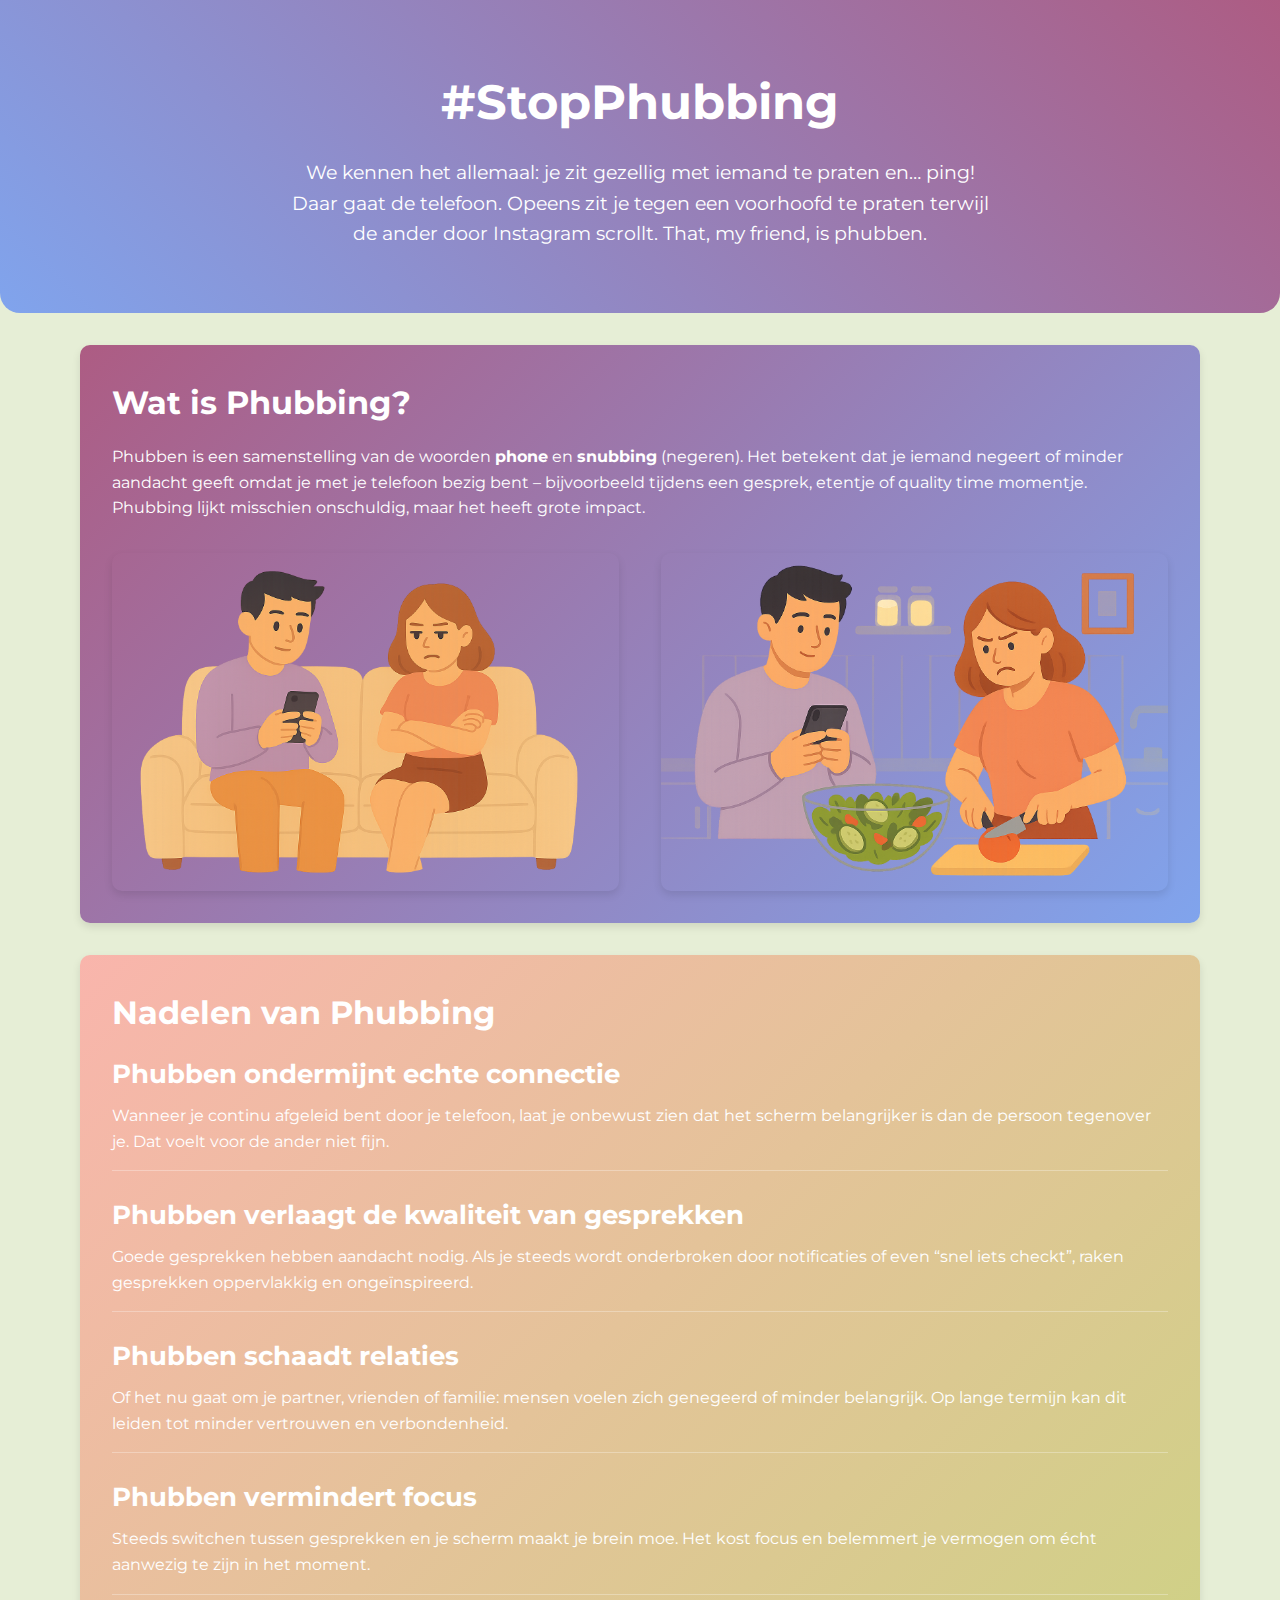
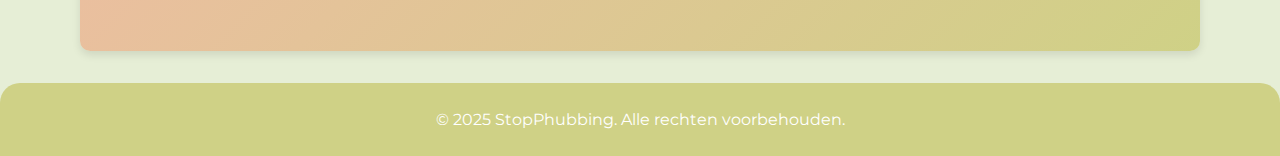
<file: Phubbing/index.html>
<!DOCTYPE html>
<html lang="nl">
<head>
  <meta charset="UTF-8">
  <meta name="viewport" content="width=device-width, initial-scale=1.0">
  <title>#StopPhubbing</title>
  <!-- Google Fonts voor een moderne uitstraling -->
  <link href="https://fonts.googleapis.com/css?family=Montserrat:400,700&display=swap" rel="stylesheet">
  <link rel="stylesheet" href="styles.css">
</head>
<body>
  <!-- Header -->
  <header>
    <div class="container">
      <h1>#StopPhubbing</h1>
      <p>
        We kennen het allemaal: je zit gezellig met iemand te praten en… ping! Daar gaat de telefoon. Opeens zit je tegen een voorhoofd te praten terwijl de ander door Instagram scrollt. That, my friend, is phubben.
      </p>
    </div>
  </header>
  
  <!-- Main content -->
  <main class="container">
    <!-- Introductie sectie -->
    <section id="intro">
      <div class="intro-content">
        <!-- Tekstgedeelte -->
        <div class="intro-text">
          <h2>Wat is Phubbing?</h2>
          <p>
            Phubben is een samenstelling van de woorden <strong>phone</strong> en <strong>snubbing</strong> (negeren). Het betekent dat je iemand negeert of minder aandacht geeft omdat je met je telefoon bezig bent – bijvoorbeeld tijdens een gesprek, etentje of quality time momentje.
          </p>
          <p>
            Phubbing lijkt misschien onschuldig, maar het heeft grote impact.
          </p>
        </div>

        <!-- Afbeeldingengedeelte (voeg hier je 2 afbeeldingen toe) -->
        <div class="intro-images">
          <img src="img/imageBank.png" alt="Man op telefoon en vrouw boos">
          <img src="img/imageKeuken.png" alt="Vrouw maakt eten en man op telefoon">
        </div>
      </div>
    </section>
  
    <!-- Nadelen sectie -->
    <section id="nadelen">
      <h2>Nadelen van Phubbing</h2>
      <ul>
        <li>
          <h3>Phubben ondermijnt echte connectie</h3>
          <p>
            Wanneer je continu afgeleid bent door je telefoon, laat je onbewust zien dat het scherm belangrijker is dan de persoon tegenover je. Dat voelt voor de ander niet fijn.
          </p>
        </li>
        <li>
          <h3>Phubben verlaagt de kwaliteit van gesprekken</h3>
          <p>
            Goede gesprekken hebben aandacht nodig. Als je steeds wordt onderbroken door notificaties of even “snel iets checkt”, raken gesprekken oppervlakkig en ongeïnspireerd.
          </p>
        </li>
        <li>
          <h3>Phubben schaadt relaties</h3>
          <p>
            Of het nu gaat om je partner, vrienden of familie: mensen voelen zich genegeerd of minder belangrijk. Op lange termijn kan dit leiden tot minder vertrouwen en verbondenheid.
          </p>
        </li>
        <li>
          <h3>Phubben vermindert focus</h3>
          <p>
            Steeds switchen tussen gesprekken en je scherm maakt je brein moe. Het kost focus en belemmert je vermogen om écht aanwezig te zijn in het moment.
          </p>
        </li>
      </ul>
    </section>
  </main>
  
  <!-- Footer -->
  <footer>
    <div class="container">
      <p>&copy; 2025 StopPhubbing. Alle rechten voorbehouden.</p>
    </div>
  </footer>
</body>
</html>
</file>
<file: Phubbing/styles.css>
/* :root with CSS variables for consistent styling */
:root {
  --font-primary: 'Montserrat', sans-serif;
  /* ===== Updated background color here ===== */
  --color-bg: #E6EED6;
  --color-text: #333;
  --color-primary: #80A4ED;
  --color-secondary: #AD5C83;
  --color-accent1: #F9B5AC;
  --color-accent2: #CFD186;
  --color-white: #fff;
  --shadow: 0 4px 8px rgba(0, 0, 0, 0.1);
}

/* Basic reset and global settings */
* {
  margin: 0;
  padding: 0;
  box-sizing: border-box;
}

body {
  font-family: var(--font-primary);
  background-color: var(--color-bg); /* Uses the updated palette color */
  color: var(--color-text);
  line-height: 1.6;
}

/* Centered container */
.container {
  width: 90%;
  max-width: 1200px;
  margin: auto;
  padding: 0 1rem;
}

/* Header styling */
header {
  background: linear-gradient(45deg, var(--color-primary), var(--color-secondary));
  color: var(--color-white);
  text-align: center;
  padding: 4rem 1rem;
  margin-bottom: 2rem;
  border-radius: 0 0 20px 20px;
}

header h1 {
  font-size: 3rem;
  margin-bottom: 1rem;
}

header p {
  font-size: 1.2rem;
  max-width: 700px;
  margin: auto;
}

/* Main content */
main {
  margin-bottom: 2rem;
}

/* Section styling */
section {
  background-color: var(--color-white);
  margin: 2rem 0;
  padding: 2rem;
  border-radius: 10px;
  box-shadow: var(--shadow);
}

/* Intro section with a gradient background */
#intro {
  background: linear-gradient(135deg, var(--color-secondary), var(--color-primary));
  color: var(--color-white);
}

/* Intro content (text + images) */
.intro-content {
  display: flex;
  flex-wrap: wrap;
  align-items: center;
  gap: 2rem;
}

/* ===== Updated .intro-images to separate the 2 images horizontally ===== */
.intro-images {
  flex: 1 1 100%;
  display: flex;
  flex-direction: row;           /* Changed from column to row */
  justify-content: space-between;
  gap: 1.5rem;                   /* Space between images */
}

.intro-images img {
  width: 100%;
  max-width: 48%;                /* Each image takes up about half */
  height: auto;
  border-radius: 10px;
  box-shadow: var(--shadow);
  object-fit: cover;
}

.intro-text {
  flex: 1 1 300px;
}

/* Nadelen section with a gradient background */
#nadelen {
  background: linear-gradient(135deg, var(--color-accent1), var(--color-accent2));
  color: var(--color-white);
}

#nadelen ul {
  list-style-type: none;
}

#nadelen li {
  margin-bottom: 1.5rem;
  padding-bottom: 1rem;
  border-bottom: 1px solid rgba(255, 255, 255, 0.3);
}

#nadelen li h3 {
  font-size: 1.6rem;
  margin-bottom: 0.5rem;
}

/* Section headings */
section h2 {
  font-size: 2rem;
  margin-bottom: 1rem;
  color: var(--color-white);
}

/* Footer styling */
footer {
  background-color: var(--color-accent2);
  color: var(--color-white);
  text-align: center;
  padding: 1.5rem 0;
  margin-top: 2rem;
  border-radius: 20px 20px 0 0;
}

/* Responsive */
@media (max-width: 768px) {
  header h1 {
    font-size: 2.2rem;
  }
  
  header p {
    font-size: 1rem;
  }
  
  section h2 {
    font-size: 1.8rem;
  }
  
  #nadelen li h3 {
    font-size: 1.3rem;
  }
  
  section {
    padding: 1.5rem;
    margin: 1rem 0;
  }

  /* Stack images on smaller devices for readability */
  .intro-images {
    flex-direction: column; /* Now they appear one above the other */
  }
}

@media (max-width: 480px) {
  header h1 {
    font-size: 1.8rem;
  }
  
  header p {
    font-size: 0.9rem;
  }
  
  section h2 {
    font-size: 1.6rem;
  }
  
  #nadelen li h3 {
    font-size: 1.2rem;
  }
}
</file>
